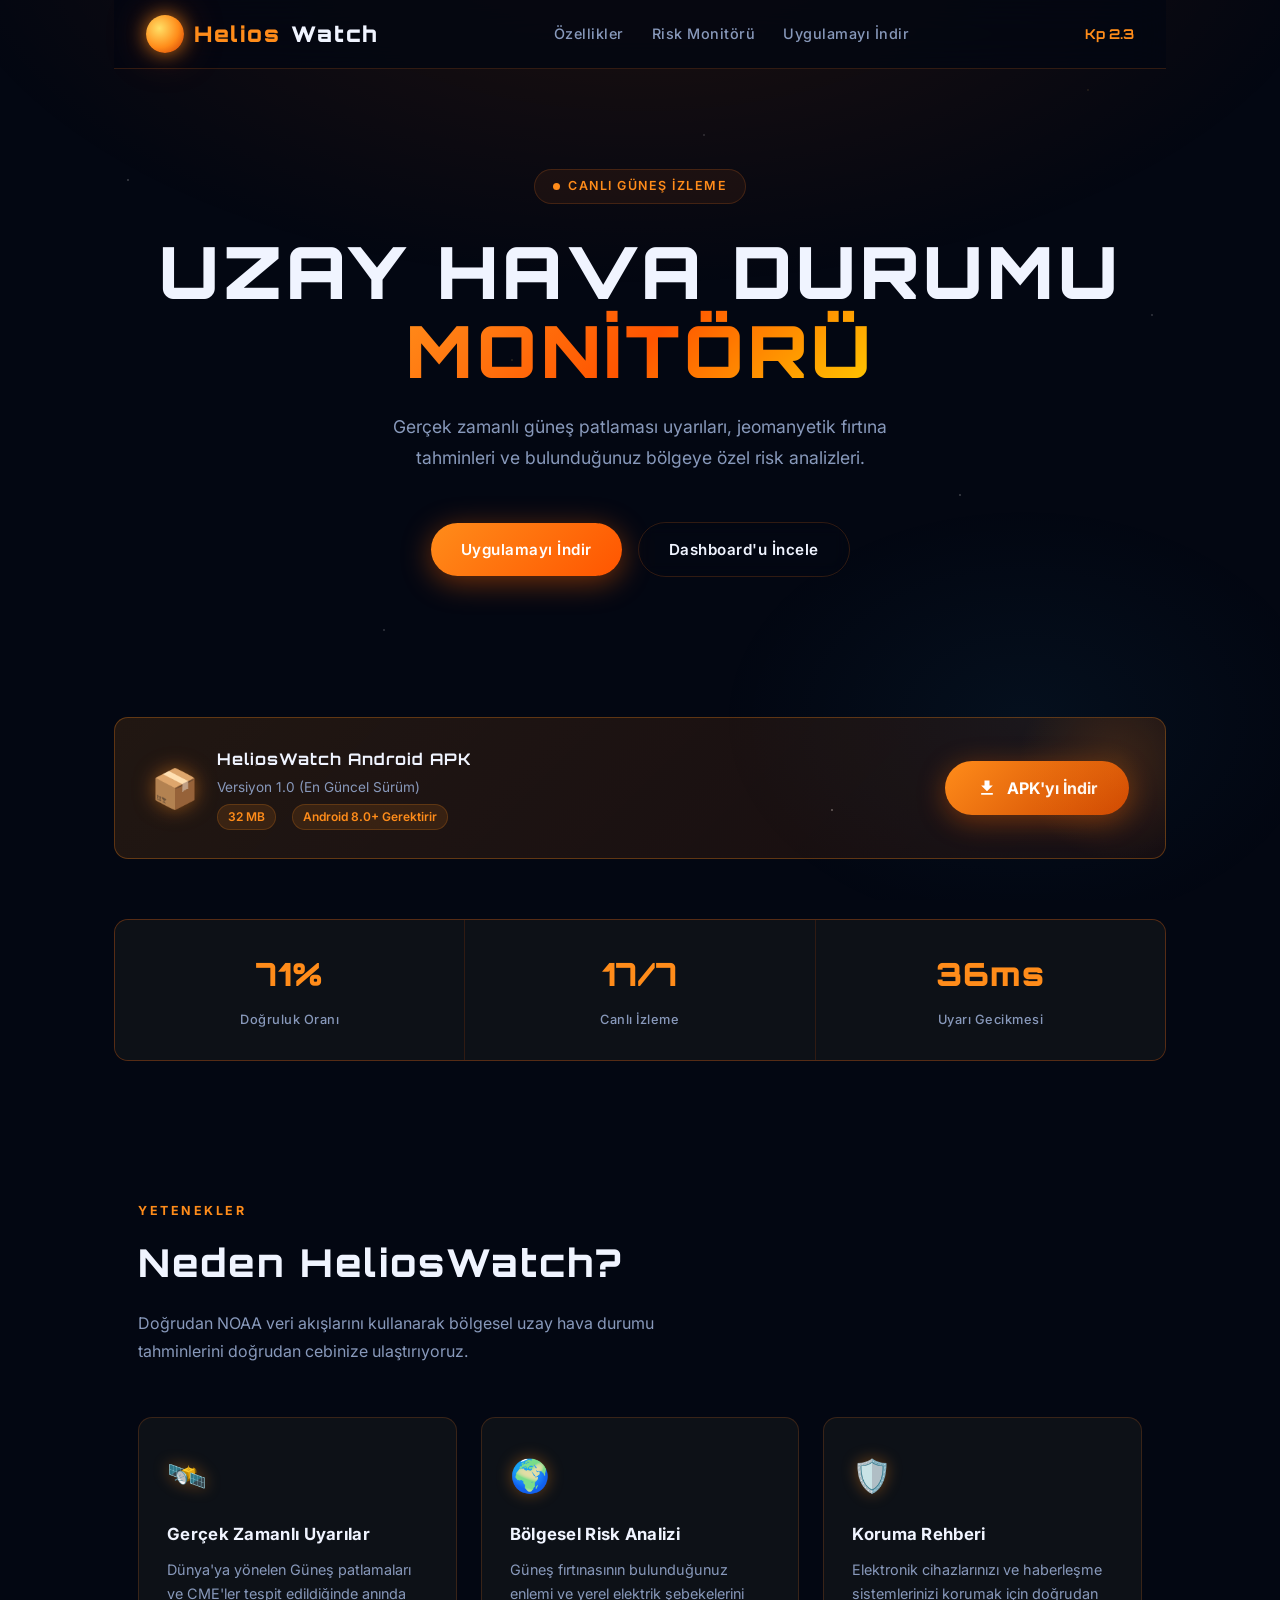
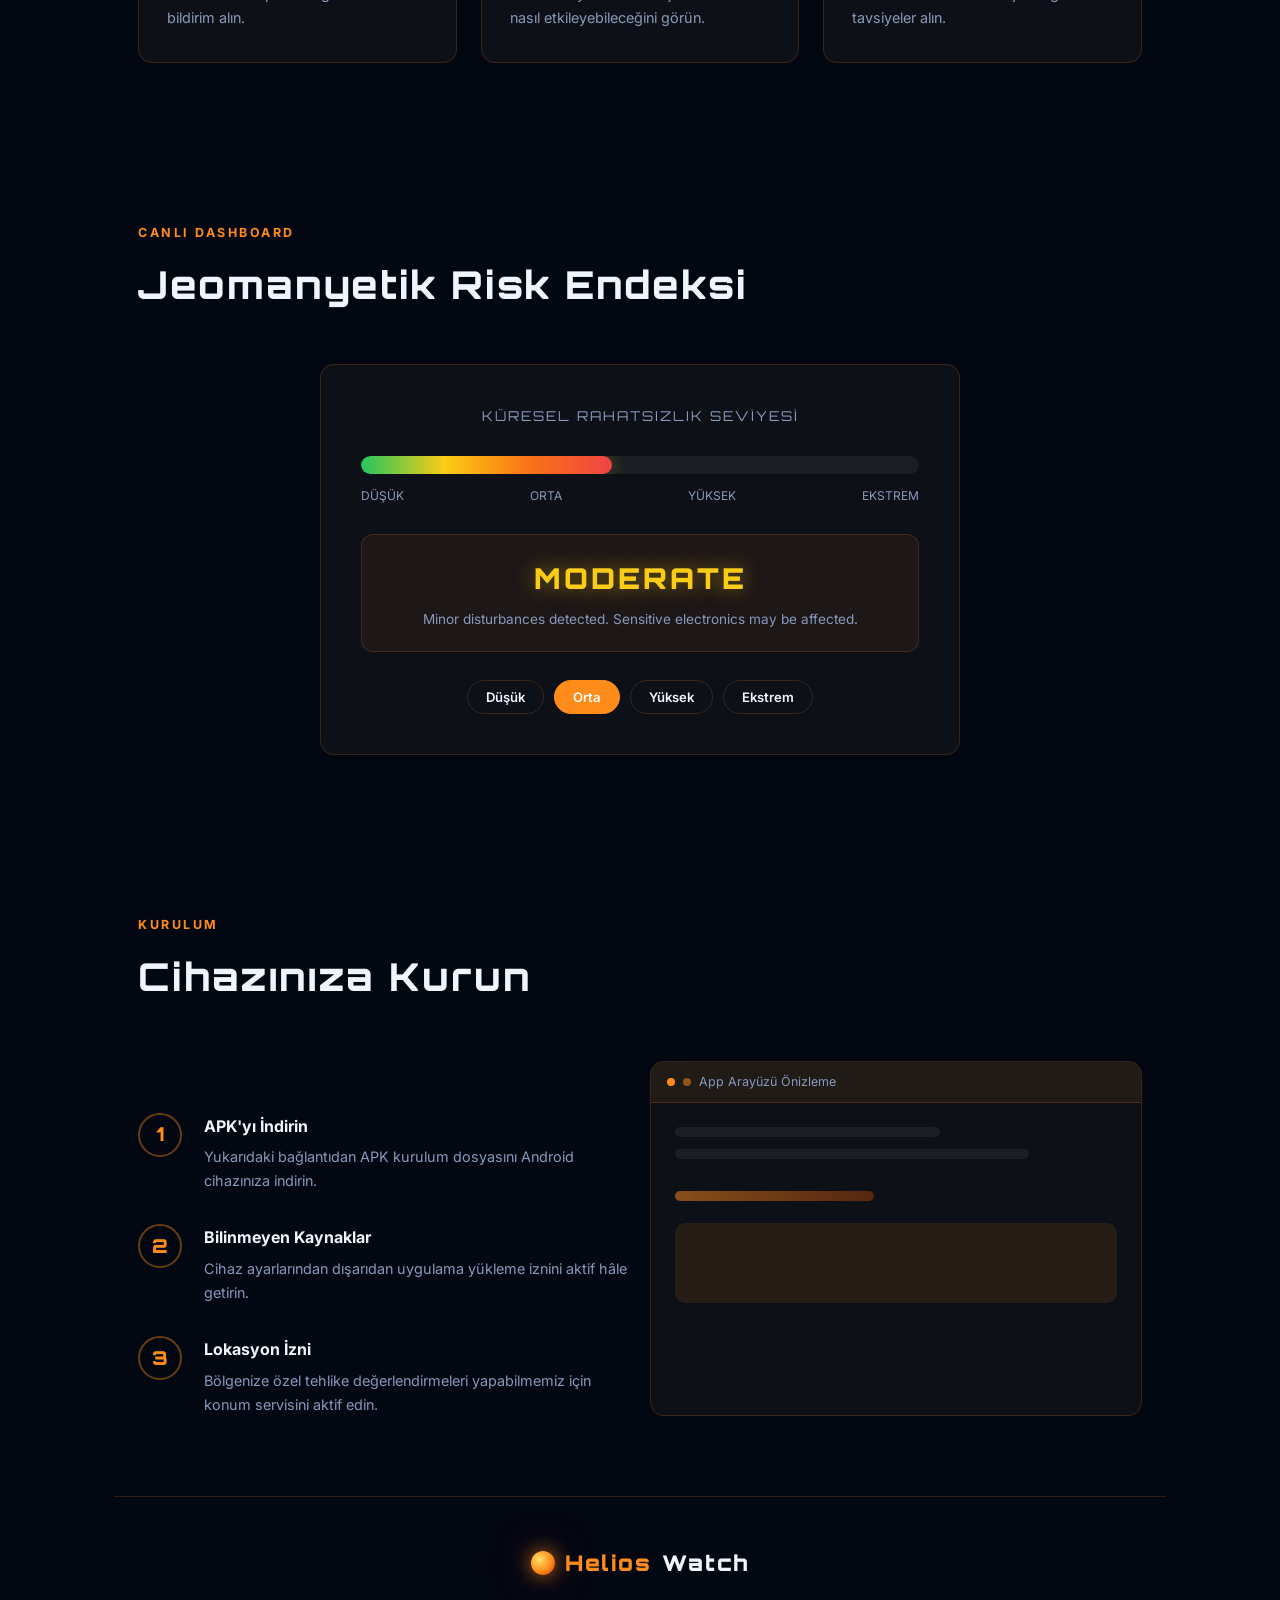
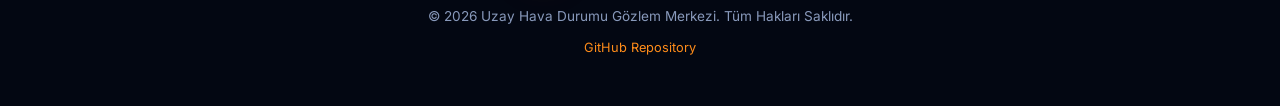
<file: index.html>
<!DOCTYPE html>
<html lang="tr">
<head>
  <meta charset="UTF-8">
  <meta name="viewport" content="width=device-width, initial-scale=1.0">
  <title>HeliosWatch - Güneş Fırtınası Erken Uyarı Sistemi</title>
  <link rel="stylesheet" href="css/style.css">
</head>
<body>
  <!-- Arkaplan animasyonu için CSS selector sınıfları -->
  <div class="stars-bg"></div>

  <div class="container">
    <header>
      <nav>
        <a href="#" class="logo">
          <div class="logo-icon"></div>
          <span>Helios</span>Watch
        </a>
        <ul class="nav-links">
          <li><a href="#features">Özellikler</a></li>
          <li><a href="#risk">Risk Monitörü</a></li>
          <li><a href="#download">Uygulamayı İndir</a></li>
        </ul>
        <div style="color: var(--accent-solar); font-size: 0.85rem; font-family: var(--font-display); font-weight:700;" id="live-kp">Kp 2.0</div>
      </nav>
    </header>

    <main>
      <!-- Hero Alanı -->
      <section class="hero">
        <div class="hero-badge"><span class="badge-dot"></span> CANLI GÜNEŞ İZLEME</div>
        <h1>UZAY HAVA DURUMU <br><span class="highlight">MONİTÖRÜ</span></h1>
        <p class="hero-sub">Gerçek zamanlı güneş patlaması uyarıları, jeomanyetik fırtına tahminleri ve bulunduğunuz bölgeye özel risk analizleri.</p>
        <div class="cta-group">
          <a href="#download" class="btn btn-primary">Uygulamayı İndir</a>
          <a href="#risk" class="btn btn-secondary">Dashboard'u İncele</a>
        </div>
      </section>

      <!-- İndirme Alanı -->
      <section id="download" class="download-banner">
        <div class="download-info">
          <div class="apk-icon">📦</div>
          <div>
            <h3>HeliosWatch Android APK</h3>
            <p>Versiyon 1.0 (En Güncel Sürüm)</p>
            <div class="download-meta">
              <span class="meta-tag">32 MB</span>
              <span class="meta-tag">Android 8.0+ Gerektirir</span>
            </div>
          </div>
        </div>
        <a href="app-debug.apk" class="btn-download" download="HeliosWatch-v1.0.apk" data-track="download">
          <svg fill="currentColor" viewBox="0 0 24 24"><path d="M19 9h-4V3H9v6H5l7 7 7-7zM5 18v2h14v-2H5z"/></svg>
          APK'yı İndir
        </a>
      </section>

      <!-- İstatistikler -->
      <div class="stats-bar">
        <div class="stat-item">
          <span class="stat-value" data-count="98" data-suffix="%">0%</span>
          <span class="stat-label">Doğruluk Oranı</span>
        </div>
        <div class="stat-item">
          <span class="stat-value" data-count="24" data-suffix="/7">0/7</span>
          <span class="stat-label">Canlı İzleme</span>
        </div>
        <div class="stat-item">
          <span class="stat-value" data-count="50" data-suffix="ms">0ms</span>
          <span class="stat-label">Uyarı Gecikmesi</span>
        </div>
      </div>

      <!-- Özellikler -->
      <section id="features" class="section">
        <h2 class="section-label">Yetenekler</h2>
        <h3 class="section-title">Neden HeliosWatch?</h3>
        <p class="section-desc">Doğrudan NOAA veri akışlarını kullanarak bölgesel uzay hava durumu tahminlerini doğrudan cebinize ulaştırıyoruz.</p>
        
        <div class="features-grid">
          <div class="feature-card">
            <span class="feature-icon">🛰️</span>
            <h3>Gerçek Zamanlı Uyarılar</h3>
            <p>Dünya'ya yönelen Güneş patlamaları ve CME'ler tespit edildiğinde anında bildirim alın.</p>
          </div>
          <div class="feature-card">
            <span class="feature-icon">🌍</span>
            <h3>Bölgesel Risk Analizi</h3>
            <p>Güneş fırtınasının bulunduğunuz enlemi ve yerel elektrik şebekelerini nasıl etkileyebileceğini görün.</p>
          </div>
          <div class="feature-card">
            <span class="feature-icon">🛡️</span>
            <h3>Koruma Rehberi</h3>
            <p>Elektronik cihazlarınızı ve haberleşme sistemlerinizi korumak için doğrudan tavsiyeler alın.</p>
          </div>
        </div>
      </section>

      <!-- Risk Simülatörü -->
      <section id="risk" class="risk-section">
        <h2 class="section-label">Canlı Dashboard</h2>
        <h3 class="section-title">Jeomanyetik Risk Endeksi</h3>
        
        <div class="risk-demo">
          <div class="risk-title">Küresel Rahatsızlık Seviyesi</div>
          
          <div class="risk-gauge">
            <div class="risk-fill" id="risk-fill"></div>
          </div>
          
          <div class="risk-labels">
            <span>DÜŞÜK</span>
            <span>ORTA</span>
            <span>YÜKSEK</span>
            <span>EKSTREM</span>
          </div>

          <div class="risk-level-display">
            <span class="risk-level-label" id="risk-level-label">ORTA</span>
            <p class="risk-level-desc" id="risk-level-desc">Analiz ediliyor...</p>
          </div>

          <div class="risk-sim-btns">
            <button class="risk-btn" data-level="low">Düşük</button>
            <button class="risk-btn active" data-level="moderate">Orta</button>
            <button class="risk-btn" data-level="high">Yüksek</button>
            <button class="risk-btn" data-level="extreme">Ekstrem</button>
          </div>
        </div>
      </section>

      <!-- Uygulama Önizleme -->
      <section class="preview-section">
         <h2 class="section-label">Kurulum</h2>
         <h3 class="section-title">Cihazınıza Kurun</h3>
         <div class="app-preview">
           <div class="steps">
              <div class="step">
                 <div class="step-num">1</div>
                 <div class="step-content">
                    <h3>APK'yı İndirin</h3>
                    <p>Yukarıdaki bağlantıdan APK kurulum dosyasını Android cihazınıza indirin.</p>
                 </div>
              </div>
              <div class="step">
                 <div class="step-num">2</div>
                 <div class="step-content">
                    <h3>Bilinmeyen Kaynaklar</h3>
                    <p>Cihaz ayarlarından dışarıdan uygulama yükleme iznini aktif hâle getirin.</p>
                 </div>
              </div>
              <div class="step">
                 <div class="step-num">3</div>
                 <div class="step-content">
                    <h3>Lokasyon İzni</h3>
                    <p>Bölgenize özel tehlike değerlendirmeleri yapabilmemiz için konum servisini aktif edin.</p>
                 </div>
              </div>
           </div>
           
           <div class="preview-frame">
              <div class="preview-bar">
                 <div class="preview-dot" style="background:var(--accent-solar)"></div> 
                 <div class="preview-dot" style="background:var(--accent-solar); opacity:0.5"></div> 
                 App Arayüzü Önizleme
              </div>
              <div class="preview-body">
                 <div class="preview-line short"></div>
                 <div class="preview-line medium" style="margin-bottom:20px;"></div>
                 <div class="preview-line accent"></div>
                 <div class="preview-line" style="width:100%; height:80px; margin-top:10px; border-radius:10px; background: rgba(255,140,26,0.1)"></div>
              </div>
           </div>
         </div>
      </section>
    </main>
    
    <footer>
      <div class="logo">
         <div class="logo-icon" style="width:24px;height:24px;"></div>
         <span>Helios</span>Watch
      </div>
      <p>&copy; 2026 Uzay Hava Durumu Gözlem Merkezi. Tüm Hakları Saklıdır.</p>
      <a href="https://github.com/atuna4455/HeliosWatch" target="_blank" style="display:block; margin-top:10px; font-size:0.8rem;">GitHub Repository</a>
    </footer>
  </div>

  <script src="js/app.js"></script>
</body>
</html>
</file>
<file: css/style.css>
/* ========================================
   HeliosWatch — Main Stylesheet
   ======================================== */

@import url('https://fonts.googleapis.com/css2?family=Orbitron:wght@400;700;900&family=Inter:wght@300;400;500;600&display=swap');

/* ── CSS Variables ── */
:root {
  --bg-deep:       #030712;
  --bg-card:       #0d1117;
  --bg-glass:      rgba(255, 120, 30, 0.07);
  --border-glass:  rgba(255, 120, 30, 0.18);
  --accent-solar:  #ff8c1a;
  --accent-glow:   #ff5500;
  --accent-cool:   #38bdf8;
  --text-primary:  #f0f4ff;
  --text-muted:    #8899bb;
  --font-display:  'Orbitron', monospace;
  --font-body:     'Inter', sans-serif;
  --radius:        14px;
  --transition:    0.3s ease;
}

/* ── Reset & Base ── */
*, *::before, *::after { box-sizing: border-box; margin: 0; padding: 0; }

html { scroll-behavior: smooth; }

body {
  background: var(--bg-deep);
  color: var(--text-primary);
  font-family: var(--font-body);
  font-size: 15px;
  line-height: 1.65;
  overflow-x: hidden;
  min-height: 100vh;
}

/* ── Animated star background ── */
body::before {
  content: '';
  position: fixed;
  inset: 0;
  background:
    radial-gradient(ellipse 80% 60% at 50% -10%, rgba(255,100,0,0.12) 0%, transparent 70%),
    radial-gradient(ellipse 40% 40% at 80% 80%, rgba(56,189,248,0.05) 0%, transparent 60%);
  pointer-events: none;
  z-index: 0;
}

.stars-bg {
  position: fixed;
  inset: 0;
  background-image:
    radial-gradient(1px 1px at 10% 20%, rgba(255,255,255,0.6) 0%, transparent 100%),
    radial-gradient(1px 1px at 30% 70%, rgba(255,255,255,0.5) 0%, transparent 100%),
    radial-gradient(1px 1px at 55% 15%, rgba(255,255,255,0.4) 0%, transparent 100%),
    radial-gradient(1px 1px at 75% 55%, rgba(255,255,255,0.6) 0%, transparent 100%),
    radial-gradient(1px 1px at 90% 35%, rgba(255,255,255,0.5) 0%, transparent 100%),
    radial-gradient(1.5px 1.5px at 20% 85%, rgba(255,255,255,0.4) 0%, transparent 100%),
    radial-gradient(1.5px 1.5px at 65% 90%, rgba(255,255,255,0.5) 0%, transparent 100%),
    radial-gradient(1px 1px at 40% 40%, rgba(255,200,100,0.4) 0%, transparent 100%),
    radial-gradient(1px 1px at 85% 10%, rgba(255,200,100,0.3) 0%, transparent 100%);
  pointer-events: none;
  z-index: 0;
}

/* ── Layout wrapper ── */
.container {
  position: relative;
  z-index: 1;
  max-width: 1100px;
  margin: 0 auto;
  padding: 0 24px;
}

/* ── Header / Nav ── */
header {
  position: sticky;
  top: 0;
  z-index: 100;
  background: rgba(3, 7, 18, 0.82);
  backdrop-filter: blur(18px);
  border-bottom: 1px solid var(--border-glass);
}

nav {
  display: flex;
  align-items: center;
  justify-content: space-between;
  height: 68px;
  padding: 0 32px;
  max-width: 1200px;
  margin: 0 auto;
}

.logo {
  display: flex;
  align-items: center;
  gap: 10px;
  font-family: var(--font-display);
  font-size: 1.35rem;
  font-weight: 900;
  letter-spacing: 2px;
  text-decoration: none;
  color: var(--text-primary);
}

.logo-icon {
  width: 38px;
  height: 38px;
  border-radius: 50%;
  background: radial-gradient(circle at 35% 35%, #ffe066, #ff8c1a 55%, #cc3300);
  box-shadow: 0 0 18px rgba(255,140,26,0.7), 0 0 40px rgba(255,85,0,0.35);
  flex-shrink: 0;
  animation: pulse-sun 3s ease-in-out infinite;
}

@keyframes pulse-sun {
  0%, 100% { box-shadow: 0 0 18px rgba(255,140,26,0.7), 0 0 40px rgba(255,85,0,0.35); }
  50%       { box-shadow: 0 0 26px rgba(255,140,26,0.9), 0 0 60px rgba(255,85,0,0.55); }
}

.logo span { color: var(--accent-solar); }

.nav-links {
  display: flex;
  align-items: center;
  gap: 28px;
  list-style: none;
}

.nav-links a {
  color: var(--text-muted);
  text-decoration: none;
  font-size: 0.9rem;
  font-weight: 500;
  letter-spacing: 0.5px;
  transition: color var(--transition);
}
.nav-links a:hover { color: var(--accent-solar); }

/* ── Hero Section ── */
.hero {
  text-align: center;
  padding: 100px 24px 80px;
  position: relative;
  z-index: 1;
}

.hero-badge {
  display: inline-flex;
  align-items: center;
  gap: 8px;
  background: var(--bg-glass);
  border: 1px solid var(--border-glass);
  border-radius: 50px;
  padding: 6px 18px;
  font-size: 0.78rem;
  font-weight: 600;
  letter-spacing: 1.5px;
  text-transform: uppercase;
  color: var(--accent-solar);
  margin-bottom: 28px;
}

.badge-dot {
  width: 7px;
  height: 7px;
  border-radius: 50%;
  background: var(--accent-solar);
  animation: blink 1.4s ease-in-out infinite;
}
@keyframes blink { 0%,100%{opacity:1} 50%{opacity:0.2} }

.hero h1 {
  font-family: var(--font-display);
  font-size: clamp(2.4rem, 6vw, 4.5rem);
  font-weight: 900;
  letter-spacing: 4px;
  line-height: 1.1;
  margin-bottom: 22px;
}

.hero h1 .highlight {
  background: linear-gradient(135deg, #ff8c1a, #ff5500, #ffcc00);
  -webkit-background-clip: text;
  -webkit-text-fill-color: transparent;
  background-clip: text;
}

.hero-sub {
  color: var(--text-muted);
  font-size: 1.1rem;
  max-width: 560px;
  margin: 0 auto 48px;
  line-height: 1.75;
}

/* ── CTA Buttons ── */
.cta-group {
  display: flex;
  align-items: center;
  justify-content: center;
  gap: 16px;
  flex-wrap: wrap;
}

.btn {
  display: inline-flex;
  align-items: center;
  gap: 10px;
  padding: 14px 30px;
  border-radius: 50px;
  font-size: 0.95rem;
  font-weight: 600;
  text-decoration: none;
  cursor: pointer;
  border: none;
  transition: all var(--transition);
  letter-spacing: 0.5px;
}

.btn-primary {
  background: linear-gradient(135deg, #ff8c1a, #ff5500);
  color: #fff;
  box-shadow: 0 6px 30px rgba(255,100,0,0.45);
}
.btn-primary:hover {
  transform: translateY(-2px) scale(1.02);
  box-shadow: 0 10px 40px rgba(255,100,0,0.6);
}

.btn-secondary {
  background: transparent;
  color: var(--text-primary);
  border: 1.5px solid var(--border-glass);
  backdrop-filter: blur(8px);
}
.btn-secondary:hover {
  border-color: var(--accent-solar);
  color: var(--accent-solar);
  transform: translateY(-2px);
}

/* ── Download Banner ── */
.download-banner {
  background: linear-gradient(135deg, rgba(255,140,26,0.12), rgba(255,85,0,0.08));
  border: 1px solid rgba(255,140,26,0.3);
  border-radius: var(--radius);
  padding: 28px 36px;
  margin: 60px 0;
  display: flex;
  align-items: center;
  justify-content: space-between;
  gap: 24px;
  flex-wrap: wrap;
  position: relative;
  overflow: hidden;
  z-index: 1;
}

.download-banner::before {
  content: '';
  position: absolute;
  top: -40%;
  right: -5%;
  width: 200px;
  height: 200px;
  border-radius: 50%;
  background: radial-gradient(circle, rgba(255,140,26,0.15), transparent 70%);
  pointer-events: none;
}

.download-info {
  display: flex;
  align-items: center;
  gap: 18px;
}

.apk-icon {
  font-size: 2.4rem;
  line-height: 1;
  filter: drop-shadow(0 0 10px rgba(255,140,26,0.5));
}

.download-info h3 {
  font-family: var(--font-display);
  font-size: 1rem;
  font-weight: 700;
  letter-spacing: 1px;
  margin-bottom: 4px;
}

.download-info p {
  color: var(--text-muted);
  font-size: 0.85rem;
}

.download-meta {
  display: flex;
  gap: 16px;
  margin-top: 6px;
  flex-wrap: wrap;
}

.meta-tag {
  background: rgba(255,140,26,0.12);
  border: 1px solid rgba(255,140,26,0.2);
  border-radius: 20px;
  padding: 2px 10px;
  font-size: 0.75rem;
  color: var(--accent-solar);
  font-weight: 600;
}

.btn-download {
  background: linear-gradient(135deg, #ff8c1a, #cc4400);
  color: #fff;
  padding: 14px 32px;
  border-radius: 50px;
  font-weight: 700;
  font-size: 1rem;
  text-decoration: none;
  display: inline-flex;
  align-items: center;
  gap: 10px;
  box-shadow: 0 6px 28px rgba(255,100,0,0.4);
  transition: all var(--transition);
  white-space: nowrap;
  flex-shrink: 0;
}
.btn-download:hover {
  transform: translateY(-3px) scale(1.04);
  box-shadow: 0 12px 40px rgba(255,100,0,0.6);
}
.btn-download svg { width: 20px; height: 20px; }

/* ── Section titles ── */
.section { padding: 80px 24px; }

.section-label {
  font-size: 0.78rem;
  font-weight: 700;
  letter-spacing: 2.5px;
  text-transform: uppercase;
  color: var(--accent-solar);
  margin-bottom: 10px;
}

.section-title {
  font-family: var(--font-display);
  font-size: clamp(1.6rem, 3.5vw, 2.4rem);
  font-weight: 800;
  letter-spacing: 2px;
  margin-bottom: 14px;
}

.section-desc {
  color: var(--text-muted);
  font-size: 1rem;
  max-width: 580px;
  line-height: 1.75;
}

/* ── Features Grid ── */
.features-grid {
  display: grid;
  grid-template-columns: repeat(auto-fit, minmax(280px, 1fr));
  gap: 24px;
  margin-top: 52px;
}

.feature-card {
  background: var(--bg-card);
  border: 1px solid var(--border-glass);
  border-radius: var(--radius);
  padding: 32px 28px;
  transition: all var(--transition);
  position: relative;
  overflow: hidden;
}

.feature-card::before {
  content: '';
  position: absolute;
  top: 0; left: 0; right: 0;
  height: 2px;
  background: linear-gradient(90deg, transparent, var(--accent-solar), transparent);
  opacity: 0;
  transition: opacity var(--transition);
}

.feature-card:hover {
  border-color: rgba(255,140,26,0.4);
  transform: translateY(-4px);
  box-shadow: 0 20px 60px rgba(255,100,0,0.12);
}
.feature-card:hover::before { opacity: 1; }

.feature-icon {
  font-size: 2rem;
  margin-bottom: 18px;
  display: block;
  filter: drop-shadow(0 0 8px rgba(255,140,26,0.4));
}

.feature-card h3 {
  font-weight: 700;
  font-size: 1.05rem;
  margin-bottom: 10px;
  letter-spacing: 0.3px;
}

.feature-card p {
  color: var(--text-muted);
  font-size: 0.9rem;
  line-height: 1.65;
}

/* ── Risk Meter ── */
.risk-section {
  padding: 80px 24px;
}

.risk-demo {
  background: var(--bg-card);
  border: 1px solid var(--border-glass);
  border-radius: var(--radius);
  padding: 40px;
  max-width: 640px;
  margin: 48px auto 0;
}

.risk-title {
  font-family: var(--font-display);
  font-size: 0.85rem;
  letter-spacing: 2px;
  color: var(--text-muted);
  text-transform: uppercase;
  text-align: center;
  margin-bottom: 28px;
}

.risk-gauge {
  position: relative;
  height: 18px;
  background: rgba(255,255,255,0.06);
  border-radius: 50px;
  overflow: hidden;
  margin-bottom: 12px;
}

.risk-fill {
  height: 100%;
  border-radius: 50px;
  background: linear-gradient(90deg, #22c55e, #facc15, #f97316, #ef4444);
  width: 0;
  transition: width 1.4s cubic-bezier(0.4, 0, 0.2, 1);
}

.risk-labels {
  display: flex;
  justify-content: space-between;
  font-size: 0.75rem;
  color: var(--text-muted);
  margin-bottom: 28px;
}

.risk-level-display {
  text-align: center;
  padding: 20px;
  border-radius: 12px;
  border: 1px solid var(--border-glass);
  background: var(--bg-glass);
}

.risk-level-label {
  font-family: var(--font-display);
  font-size: 1.8rem;
  font-weight: 900;
  letter-spacing: 3px;
  display: block;
  margin-bottom: 6px;
}

.risk-level-desc {
  color: var(--text-muted);
  font-size: 0.85rem;
}

.risk-sim-btns {
  display: flex;
  gap: 10px;
  flex-wrap: wrap;
  justify-content: center;
  margin-top: 28px;
}

.risk-btn {
  padding: 8px 18px;
  border-radius: 50px;
  border: 1px solid var(--border-glass);
  background: transparent;
  color: var(--text-primary);
  cursor: pointer;
  font-family: var(--font-body);
  font-size: 0.82rem;
  font-weight: 600;
  transition: all var(--transition);
}
.risk-btn:hover { border-color: var(--accent-solar); color: var(--accent-solar); }
.risk-btn.active { background: var(--accent-solar); border-color: var(--accent-solar); color: #fff; }

/* ── Stats Bar ── */
.stats-bar {
  display: grid;
  grid-template-columns: repeat(auto-fit, minmax(160px, 1fr));
  gap: 1px;
  background: var(--border-glass);
  border: 1px solid var(--border-glass);
  border-radius: var(--radius);
  overflow: hidden;
  margin: 60px 0;
}

.stat-item {
  background: var(--bg-card);
  padding: 28px 24px;
  text-align: center;
}

.stat-value {
  font-family: var(--font-display);
  font-size: 2rem;
  font-weight: 900;
  color: var(--accent-solar);
  display: block;
  margin-bottom: 6px;
  letter-spacing: 1px;
}

.stat-label {
  font-size: 0.8rem;
  color: var(--text-muted);
  font-weight: 500;
  letter-spacing: 0.5px;
}

/* ── Screenshots / App Preview ── */
.preview-section { padding: 80px 24px; }

.app-preview {
  margin-top: 52px;
  display: grid;
  grid-template-columns: 1fr 1fr;
  gap: 20px;
}

.preview-frame {
  background: var(--bg-card);
  border: 1px solid var(--border-glass);
  border-radius: var(--radius);
  overflow: hidden;
  transition: transform var(--transition);
}
.preview-frame:hover { transform: scale(1.02); }

.preview-bar {
  background: rgba(255,140,26,0.08);
  padding: 10px 16px;
  display: flex;
  align-items: center;
  gap: 8px;
  border-bottom: 1px solid var(--border-glass);
  font-size: 0.78rem;
  color: var(--text-muted);
}

.preview-dot { width: 8px; height: 8px; border-radius: 50%; }

.preview-body {
  padding: 24px;
  min-height: 180px;
  display: flex;
  flex-direction: column;
  justify-content: center;
  gap: 12px;
}

.preview-line {
  height: 10px;
  border-radius: 50px;
  background: rgba(255,255,255,0.06);
}
.preview-line.short { width: 60%; }
.preview-line.medium { width: 80%; }
.preview-line.accent {
  width: 45%;
  background: linear-gradient(90deg, rgba(255,140,26,0.5), rgba(255,85,0,0.3));
}

/* ── How It Works ── */
.steps {
  display: flex;
  flex-direction: column;
  gap: 32px;
  margin-top: 52px;
  max-width: 640px;
}

.step {
  display: flex;
  gap: 22px;
  align-items: flex-start;
}

.step-num {
  font-family: var(--font-display);
  font-size: 1.2rem;
  font-weight: 900;
  color: var(--accent-solar);
  width: 44px;
  height: 44px;
  border: 2px solid rgba(255,140,26,0.4);
  border-radius: 50%;
  display: flex;
  align-items: center;
  justify-content: center;
  flex-shrink: 0;
  letter-spacing: 0;
}

.step-content h3 {
  font-weight: 700;
  font-size: 1rem;
  margin-bottom: 6px;
}

.step-content p {
  color: var(--text-muted);
  font-size: 0.9rem;
  line-height: 1.65;
}

/* ── Footer ── */
footer {
  border-top: 1px solid var(--border-glass);
  padding: 48px 32px;
  text-align: center;
  color: var(--text-muted);
  font-size: 0.85rem;
  position: relative;
  z-index: 1;
}

footer .logo {
  justify-content: center;
  margin-bottom: 16px;
  display: inline-flex;
}

footer p { margin-top: 8px; }

footer a { color: var(--accent-solar); text-decoration: none; }
footer a:hover { text-decoration: underline; }

/* ── Scrollbar ── */
::-webkit-scrollbar { width: 6px; }
::-webkit-scrollbar-track { background: var(--bg-deep); }
::-webkit-scrollbar-thumb { background: rgba(255,140,26,0.35); border-radius: 50px; }
::-webkit-scrollbar-thumb:hover { background: rgba(255,140,26,0.6); }

/* ── Responsive ── */
@media (max-width: 768px) {
  nav { padding: 0 20px; }
  .nav-links { display: none; }
  .hero { padding: 70px 20px 60px; }
  .download-banner { flex-direction: column; align-items: flex-start; }
  .app-preview { grid-template-columns: 1fr; }
  .stats-bar { grid-template-columns: 1fr 1fr; }
}
</file>
